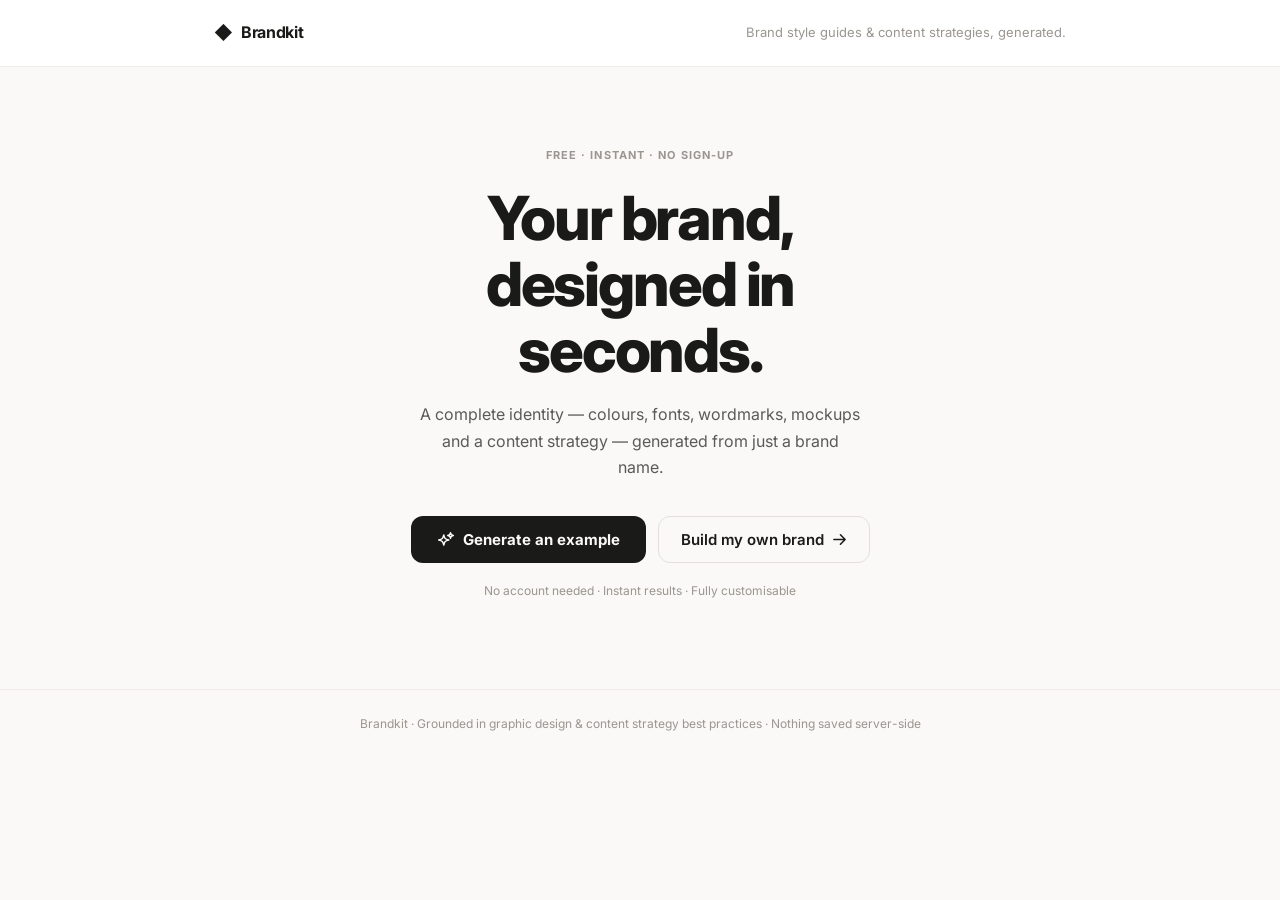
<file: index.html>
<!DOCTYPE html>
<html lang="en">
<head>
  <meta charset="UTF-8">
  <meta name="viewport" content="width=device-width, initial-scale=1.0">
  <title>Brandkit — Brand Style Guide Generator</title>
  <link rel="stylesheet" href="style.css">
  <link rel="preconnect" href="https://fonts.googleapis.com">
  <link rel="preconnect" href="https://fonts.gstatic.com" crossorigin>
  <link href="https://fonts.googleapis.com/css2?family=Inter:wght@400;500;600;700&display=swap" rel="stylesheet">
</head>
<body>
  <div class="app">

    <!-- ─── Header ─────────────────────────────────────────── -->
    <header class="site-header">
      <div class="container">
        <div class="logo">
          <span class="logo-mark" aria-hidden="true">◆</span>
          <span class="logo-text">Brandkit</span>
        </div>
        <p class="header-sub">Brand style guides &amp; content strategies, generated.</p>
      </div>
    </header>

    <!-- ─── Input Section ─────────────────────────────────── -->
    <section class="input-section" id="input-section">
      <div class="container">

        <!-- ── Hero panel (default) ──────────────────────── -->
        <div class="hero-panel" id="hero-panel">
          <p class="hero-kicker">Free · instant · no sign-up</p>
          <h1 class="hero-title">Your brand,<br>designed in seconds.</h1>
          <p class="hero-body">A complete identity — colours, fonts, wordmarks, mockups and a content strategy — generated from just a brand name.</p>
          <div class="hero-actions">
            <button type="button" class="btn btn--hero-primary" id="randomize-btn">
              <svg viewBox="0 0 24 24" fill="none" stroke="currentColor" stroke-width="2" aria-hidden="true" style="width:18px;height:18px;flex-shrink:0;"><path stroke-linecap="round" stroke-linejoin="round" d="M9.813 15.904L9 18.75l-.813-2.846a4.5 4.5 0 00-3.09-3.09L2.25 12l2.846-.813a4.5 4.5 0 003.09-3.09L9 5.25l.813 2.846a4.5 4.5 0 003.09 3.09L15.75 12l-2.846.813a4.5 4.5 0 00-3.09 3.09zM18.259 8.715L18 9.75l-.259-1.035a3.375 3.375 0 00-2.455-2.456L14.25 6l1.036-.259a3.375 3.375 0 002.455-2.456L18 2.25l.259 1.035a3.375 3.375 0 002.456 2.456L21.75 6l-1.035.259a3.375 3.375 0 00-2.456 2.456z"/></svg>
              Generate an example
            </button>
            <button type="button" class="btn btn--hero-ghost" onclick="showBrandForm()">
              Build my own brand
              <svg viewBox="0 0 24 24" fill="none" stroke="currentColor" stroke-width="2.5" aria-hidden="true" style="width:15px;height:15px;flex-shrink:0;"><path stroke-linecap="round" stroke-linejoin="round" d="M13.5 4.5L21 12m0 0l-7.5 7.5M21 12H3"/></svg>
            </button>
          </div>
          <p class="hero-note">No account needed &middot; Instant results &middot; Fully customisable</p>
        </div>

        <!-- ── Form panel (shown after "Build my own") ───── -->
        <div class="form-panel" id="form-panel" hidden>

          <!-- Core: name + industry + generate -->
          <div class="form-core">
            <button type="button" class="form-back-btn" onclick="hideBrandForm()">
              <svg viewBox="0 0 24 24" fill="none" stroke="currentColor" stroke-width="2.5" aria-hidden="true" style="width:13px;height:13px;"><path stroke-linecap="round" stroke-linejoin="round" d="M10.5 19.5L3 12m0 0l7.5-7.5M3 12h18"/></svg>
              Back
            </button>
            <h2 class="form-heading">Your brand</h2>
            <div class="form-row-2">
              <div class="form-group">
                <label for="brand-name">Brand name <span class="req">*</span></label>
                <input type="text" id="brand-name" name="brand-name" placeholder="e.g., Verdant Kitchen" autocomplete="off">
              </div>
              <div class="form-group">
                <label for="industry">Industry</label>
                <select id="industry" name="industry">
                  <option value="">Select industry…</option>
                  <option value="technology">Technology &amp; Software</option>
                  <option value="food-beverage">Food &amp; Beverage</option>
                  <option value="health-wellness">Health &amp; Wellness</option>
                  <option value="fashion-beauty">Fashion &amp; Beauty</option>
                  <option value="finance">Finance &amp; Fintech</option>
                  <option value="education">Education</option>
                  <option value="arts-entertainment">Arts &amp; Entertainment</option>
                  <option value="real-estate">Real Estate</option>
                  <option value="travel-hospitality">Travel &amp; Hospitality</option>
                  <option value="nonprofit">Non-profit &amp; Social Impact</option>
                  <option value="retail">Retail &amp; E-commerce</option>
                  <option value="professional-services">Professional Services</option>
                </select>
              </div>
            </div>
            <div class="form-core-actions">
              <button type="button" class="btn btn--primary" id="generate-btn">
                Generate Brand Kit
                <svg viewBox="0 0 24 24" fill="none" stroke="currentColor" stroke-width="2.5" aria-hidden="true"><path stroke-linecap="round" stroke-linejoin="round" d="M13.5 4.5L21 12m0 0l-7.5 7.5M21 12H3"/></svg>
              </button>
              <button type="button" class="btn btn--ghost" id="demo-btn">Show me an example instead</button>
            </div>
          </div>

          <!-- Details: optional extra context -->
          <details class="form-details">
            <summary class="form-details-summary">
              Add more detail <span class="form-optional-tag">optional</span>
            </summary>
            <div class="form-details-body">

              <!-- Photo Upload -->
              <div class="photo-upload-wrap">
                <div class="drop-zone" id="drop-zone" role="button" tabindex="0" aria-label="Upload brand photos">
                  <div class="drop-zone-idle" id="drop-idle">
                    <svg class="upload-icon" viewBox="0 0 24 24" fill="none" stroke="currentColor" stroke-width="1.5" aria-hidden="true">
                      <path stroke-linecap="round" stroke-linejoin="round" d="M3 16.5v2.25A2.25 2.25 0 005.25 21h13.5A2.25 2.25 0 0021 18.75V16.5m-13.5-9L12 3m0 0l4.5 4.5M12 3v13.5"/>
                    </svg>
                    <p class="drop-label">Drop photos here or <button type="button" class="link-btn" id="photo-browse-btn">browse</button></p>
                    <p class="drop-hint">1–3 photos · JPEG, PNG, WebP · Colour &amp; mood extracted from these first</p>
                  </div>
                  <div class="photo-previews" id="photo-previews" hidden></div>
                </div>
                <input type="file" id="photo-input" accept="image/jpeg,image/png,image/webp" multiple hidden>
              </div>

              <!-- Extended brand fields -->
              <form id="brand-form" class="brand-form" novalidate>
                <div class="form-grid">
                  <div class="form-group form-group--full">
                    <label for="description">One-sentence description</label>
                    <input type="text" id="description" name="description" placeholder="e.g., A plant-based restaurant celebrating seasonal, local ingredients">
                  </div>
                  <div class="form-group form-group--full">
                    <label for="what-does">What does the business do?</label>
                    <textarea id="what-does" name="what-does" rows="2" placeholder="Describe what you make, serve, or deliver…"></textarea>
                  </div>
                  <div class="form-group">
                    <label for="audience">Target audience</label>
                    <input type="text" id="audience" name="audience" placeholder="e.g., Health-conscious urban professionals, 25–45">
                  </div>
                  <div class="form-group">
                    <label for="tone">Tone adjectives <span class="field-note">(comma-separated)</span></label>
                    <input type="text" id="tone" name="tone" placeholder="e.g., warm, honest, approachable, fresh">
                  </div>
                  <div class="form-group form-group--full">
                    <label for="avoid">Anything to avoid</label>
                    <input type="text" id="avoid" name="avoid" placeholder="e.g., clinical language, corporate jargon">
                  </div>
                </div>
              </form>

              <!-- Brand Personality -->
              <div class="personality-section">
                <div class="personality-head">
                  <div class="personality-title">Brand personality <span class="field-note optional-label">optional</span></div>
                  <p class="personality-sub">Pick an archetype and tune the voice sliders — or leave blank to let the generator decide.</p>
                </div>
                <div class="archetype-grid">
                  <button type="button" class="archetype-card" data-archetype="sincerity">
                    <span class="arch-emoji">🌿</span>
                    <span class="arch-label">Sincere</span>
                    <span class="arch-desc">Honest · Warm · Wholesome</span>
                  </button>
                  <button type="button" class="archetype-card" data-archetype="excitement">
                    <span class="arch-emoji">⚡</span>
                    <span class="arch-label">Exciting</span>
                    <span class="arch-desc">Daring · Spirited · Bold</span>
                  </button>
                  <button type="button" class="archetype-card" data-archetype="competence">
                    <span class="arch-emoji">🎯</span>
                    <span class="arch-label">Competent</span>
                    <span class="arch-desc">Reliable · Expert · Clear</span>
                  </button>
                  <button type="button" class="archetype-card" data-archetype="sophistication">
                    <span class="arch-emoji">✦</span>
                    <span class="arch-label">Sophisticated</span>
                    <span class="arch-desc">Elegant · Refined · Chic</span>
                  </button>
                  <button type="button" class="archetype-card" data-archetype="ruggedness">
                    <span class="arch-emoji">🏔</span>
                    <span class="arch-label">Rugged</span>
                    <span class="arch-desc">Tough · Grounded · Direct</span>
                  </button>
                </div>
                <div class="tone-sliders">
                  <div class="tone-slider-row">
                    <div class="tone-slider-labels">
                      <span>Formal</span>
                      <span class="tone-slider-value" id="slider-formality-label">Balanced</span>
                      <span>Casual</span>
                    </div>
                    <input type="range" id="slider-formality" class="tone-range" min="0" max="100" value="50" step="1">
                  </div>
                  <div class="tone-slider-row">
                    <div class="tone-slider-labels">
                      <span>Measured</span>
                      <span class="tone-slider-value" id="slider-enthusiasm-label">Balanced</span>
                      <span>Enthusiastic</span>
                    </div>
                    <input type="range" id="slider-enthusiasm" class="tone-range" min="0" max="100" value="50" step="1">
                  </div>
                </div>
              </div>

            </div><!-- /form-details-body -->
          </details>

        </div><!-- /form-panel -->

      </div>
    </section>

    <!-- ─── Output Section ────────────────────────────────── -->
    <section class="output-section" id="output-section" hidden aria-live="polite">

      <!-- Loading State -->
      <div class="loading-state" id="loading-state" hidden>
        <div class="loading-inner">
          <div class="loading-spinner" aria-hidden="true"></div>
          <p class="loading-label" id="loading-label">Extracting colors…</p>
        </div>
      </div>

      <!-- Results -->
      <div class="results" id="results" hidden>

        <!-- Brand identity bar -->
        <div class="results-header">
          <div class="container">
            <div class="results-header-inner">
              <div>
                <h2 class="results-brand-name" id="results-brand-name"></h2>
                <p class="results-summary" id="results-summary"></p>
              </div>
              <div class="results-header-actions">
                <button type="button" class="btn btn--ghost btn--sm" id="reset-btn">
                  <svg viewBox="0 0 24 24" fill="none" stroke="currentColor" stroke-width="2" aria-hidden="true"><path stroke-linecap="round" stroke-linejoin="round" d="M9 15L3 9m0 0l6-6M3 9h12a6 6 0 010 12h-3"/></svg>
                  Start over
                </button>
                <button type="button" class="btn btn--primary btn--sm" id="download-btn">
                  <svg viewBox="0 0 24 24" fill="none" stroke="currentColor" stroke-width="2" aria-hidden="true"><path stroke-linecap="round" stroke-linejoin="round" d="M3 16.5v2.25A2.25 2.25 0 005.25 21h13.5A2.25 2.25 0 0021 18.75V16.5M16.5 12L12 16.5m0 0L7.5 12m4.5 4.5V3"/></svg>
                  Download PDF
                </button>
              </div>
            </div>
          </div>
        </div>

        <!-- Tab Bar -->
        <div class="tab-bar-wrap">
          <div class="container">
            <nav class="tab-bar" id="tab-bar" role="tablist" aria-label="Brand kit sections">
              <button class="tab-btn active" data-tab="palette" role="tab" aria-selected="true" aria-controls="panel-palette">
                <span class="tab-num">01</span><span class="tab-label">Colors</span>
              </button>
              <button class="tab-btn" data-tab="typography" role="tab" aria-selected="false" aria-controls="panel-typography">
                <span class="tab-num">02</span><span class="tab-label">Type</span>
              </button>
              <button class="tab-btn" data-tab="voice" role="tab" aria-selected="false" aria-controls="panel-voice">
                <span class="tab-num">03</span><span class="tab-label">Voice</span>
              </button>
              <button class="tab-btn" data-tab="tagline" role="tab" aria-selected="false" aria-controls="panel-tagline">
                <span class="tab-num">04</span><span class="tab-label">Tagline</span>
              </button>
              <button class="tab-btn" data-tab="mockup" role="tab" aria-selected="false" aria-controls="panel-mockup">
                <span class="tab-num">05</span><span class="tab-label">Mockup</span>
              </button>
              <button class="tab-btn" data-tab="strategy" role="tab" aria-selected="false" aria-controls="panel-strategy">
                <span class="tab-num">06</span><span class="tab-label">Strategy</span>
              </button>
              <button class="tab-btn" data-tab="wordmark" role="tab" aria-selected="false" aria-controls="panel-wordmark">
                <span class="tab-num">07</span><span class="tab-label">Wordmark</span>
              </button>
              <button class="tab-btn" data-tab="ctas" role="tab" aria-selected="false" aria-controls="panel-ctas">
                <span class="tab-num">08</span><span class="tab-label">CTAs</span>
              </button>
            </nav>
          </div>
        </div>

        <!-- Tab Panels -->
        <div class="tab-panels">
          <div class="container">

            <!-- 01 Colors -->
            <div class="tab-panel" id="panel-palette" role="tabpanel">
              <article class="kit-section">
                <div class="kit-section-head">
                  <div class="kit-section-title"><span class="section-num">01</span><h3>Color Palette</h3></div>
                  <button type="button" class="edit-btn" data-target="palette-edit" aria-expanded="false">
                    <svg viewBox="0 0 24 24" fill="none" stroke="currentColor" stroke-width="2" aria-hidden="true"><path stroke-linecap="round" stroke-linejoin="round" d="M16.862 4.487l1.687-1.688a1.875 1.875 0 112.652 2.652L6.832 19.82a4.5 4.5 0 01-1.897 1.13l-2.685.8.8-2.685a4.5 4.5 0 011.13-1.897L16.863 4.487zm0 0L19.5 7.125"/></svg>Edit
                  </button>
                </div>
                <div class="section-content" id="palette-content"></div>
                <div class="edit-panel" id="palette-edit" hidden>
                  <label class="edit-label">Regeneration guidance</label>
                  <input type="text" class="edit-input" id="palette-guidance" placeholder="e.g., warmer tones, add coral, cooler and more muted, earthy greens">
                  <div class="edit-actions">
                    <button type="button" class="btn btn--primary btn--sm" onclick="regenSection('palette')">Regenerate palette</button>
                    <button type="button" class="btn btn--ghost btn--sm" onclick="closeEdit('palette-edit')">Cancel</button>
                  </div>
                </div>
              </article>
            </div>

            <!-- 02 Type -->
            <div class="tab-panel" id="panel-typography" role="tabpanel" hidden>
              <article class="kit-section">
                <div class="kit-section-head">
                  <div class="kit-section-title"><span class="section-num">02</span><h3>Typography</h3></div>
                  <button type="button" class="edit-btn" data-target="typography-edit" aria-expanded="false">
                    <svg viewBox="0 0 24 24" fill="none" stroke="currentColor" stroke-width="2" aria-hidden="true"><path stroke-linecap="round" stroke-linejoin="round" d="M16.862 4.487l1.687-1.688a1.875 1.875 0 112.652 2.652L6.832 19.82a4.5 4.5 0 01-1.897 1.13l-2.685.8.8-2.685a4.5 4.5 0 011.13-1.897L16.863 4.487zm0 0L19.5 7.125"/></svg>Edit
                  </button>
                </div>
                <div class="section-content" id="typography-content"></div>
                <div class="edit-panel" id="typography-edit" hidden>
                  <label class="edit-label">Regeneration guidance</label>
                  <input type="text" class="edit-input" id="typography-guidance" placeholder="e.g., more elegant serif, bolder and geometric, friendly and rounded">
                  <div class="edit-actions">
                    <button type="button" class="btn btn--primary btn--sm" onclick="regenSection('typography')">Regenerate fonts</button>
                    <button type="button" class="btn btn--ghost btn--sm" onclick="closeEdit('typography-edit')">Cancel</button>
                  </div>
                </div>
              </article>
            </div>

            <!-- 03 Voice -->
            <div class="tab-panel" id="panel-voice" role="tabpanel" hidden>
              <article class="kit-section">
                <div class="kit-section-head">
                  <div class="kit-section-title"><span class="section-num">03</span><h3>Brand Voice</h3></div>
                  <button type="button" class="edit-btn" data-target="voice-edit" aria-expanded="false">
                    <svg viewBox="0 0 24 24" fill="none" stroke="currentColor" stroke-width="2" aria-hidden="true"><path stroke-linecap="round" stroke-linejoin="round" d="M16.862 4.487l1.687-1.688a1.875 1.875 0 112.652 2.652L6.832 19.82a4.5 4.5 0 01-1.897 1.13l-2.685.8.8-2.685a4.5 4.5 0 011.13-1.897L16.863 4.487zm0 0L19.5 7.125"/></svg>Edit
                  </button>
                </div>
                <div class="section-content" id="voice-content"></div>
                <div class="edit-panel" id="voice-edit" hidden>
                  <label class="edit-label">Regeneration guidance</label>
                  <input type="text" class="edit-input" id="voice-guidance" placeholder="e.g., more conversational, more authoritative, add playfulness, less formal">
                  <div class="edit-actions">
                    <button type="button" class="btn btn--primary btn--sm" onclick="regenSection('voice')">Regenerate voice</button>
                    <button type="button" class="btn btn--ghost btn--sm" onclick="closeEdit('voice-edit')">Cancel</button>
                  </div>
                </div>
              </article>
            </div>

            <!-- 04 Tagline -->
            <div class="tab-panel" id="panel-tagline" role="tabpanel" hidden>
              <article class="kit-section">
                <div class="kit-section-head">
                  <div class="kit-section-title"><span class="section-num">04</span><h3>Tagline</h3></div>
                  <button type="button" class="edit-btn" data-target="tagline-edit" aria-expanded="false">
                    <svg viewBox="0 0 24 24" fill="none" stroke="currentColor" stroke-width="2" aria-hidden="true"><path stroke-linecap="round" stroke-linejoin="round" d="M16.862 4.487l1.687-1.688a1.875 1.875 0 112.652 2.652L6.832 19.82a4.5 4.5 0 01-1.897 1.13l-2.685.8.8-2.685a4.5 4.5 0 011.13-1.897L16.863 4.487zm0 0L19.5 7.125"/></svg>Edit
                  </button>
                </div>
                <div class="section-content" id="tagline-content"></div>
                <div class="edit-panel" id="tagline-edit" hidden>
                  <label class="edit-label">Regeneration guidance</label>
                  <input type="text" class="edit-input" id="tagline-guidance" placeholder="e.g., shorter and punchier, more aspirational, clever wordplay, direct and benefit-focused">
                  <div class="edit-actions">
                    <button type="button" class="btn btn--primary btn--sm" onclick="regenSection('tagline')">Regenerate taglines</button>
                    <button type="button" class="btn btn--ghost btn--sm" onclick="closeEdit('tagline-edit')">Cancel</button>
                  </div>
                </div>
              </article>
            </div>

            <!-- 05 Mockup -->
            <div class="tab-panel" id="panel-mockup" role="tabpanel" hidden>
              <article class="kit-section kit-section--mockup">
                <div class="kit-section-head">
                  <div class="kit-section-title"><span class="section-num">05</span><h3>Visual Mockups</h3></div>
                  <div class="mockup-head-actions">
                    <button type="button" class="btn btn--sm" onclick="regenSection('mockup')" title="Pick new layout variants for all cells">
                      <svg viewBox="0 0 16 16" fill="none" stroke="currentColor" stroke-width="1.6" aria-hidden="true" style="width:12px;height:12px;vertical-align:-1px;margin-right:4px;"><path stroke-linecap="round" stroke-linejoin="round" d="M2.5 8a5.5 5.5 0 018.5-4.58M13.5 8a5.5 5.5 0 01-8.5 4.58M12 3.5l1.5 2-2 .5M4 12.5l-1.5-2 2-.5"/></svg>Refresh layouts
                    </button>
                  </div>
                </div>
                <div class="platform-tabs" id="platform-tabs">
                  <button class="platform-tab-btn active" data-platform="instagram" onclick="switchMockupPlatform('instagram')">Instagram</button>
                  <button class="platform-tab-btn" data-platform="youtube" onclick="switchMockupPlatform('youtube')">YouTube</button>
                  <button class="platform-tab-btn" data-platform="tiktok" onclick="switchMockupPlatform('tiktok')">TikTok</button>
                  <button class="platform-tab-btn" data-platform="website" onclick="switchMockupPlatform('website')">Website</button>
                  <button class="platform-tab-btn" data-platform="print" onclick="switchMockupPlatform('print')">Print &amp; Email</button>
                </div>
                <div class="section-content section-content--flush" id="mockup-content"></div>
              </article>
            </div>

            <!-- 06 Strategy -->
            <div class="tab-panel" id="panel-strategy" role="tabpanel" hidden>
              <article class="kit-section">
                <div class="kit-section-head">
                  <div class="kit-section-title"><span class="section-num">06</span><h3>Content Strategy</h3></div>
                  <button type="button" class="edit-btn" data-target="strategy-edit" aria-expanded="false">
                    <svg viewBox="0 0 24 24" fill="none" stroke="currentColor" stroke-width="2" aria-hidden="true"><path stroke-linecap="round" stroke-linejoin="round" d="M16.862 4.487l1.687-1.688a1.875 1.875 0 112.652 2.652L6.832 19.82a4.5 4.5 0 01-1.897 1.13l-2.685.8.8-2.685a4.5 4.5 0 011.13-1.897L16.863 4.487zm0 0L19.5 7.125"/></svg>Edit
                  </button>
                </div>
                <div class="section-content" id="strategy-content"></div>
                <div class="edit-panel refine-panel" id="strategy-edit" hidden>
                  <!-- Step 1: choose target area -->
                  <div id="refine-step-1">
                    <div class="edit-label">What would you like to refine?</div>
                    <div class="refine-areas">
                      <button class="refine-area-btn" onclick="selectRefineArea('channels')">
                        <span class="refine-area-icon">
                          <svg viewBox="0 0 16 16" fill="none" stroke="currentColor" stroke-width="1.5"><circle cx="4" cy="8" r="2"/><circle cx="12" cy="4" r="2"/><circle cx="12" cy="12" r="2"/><path stroke-linecap="round" d="M6 7.2l4-2.4M6 8.8l4 2.4"/></svg>
                        </span>
                        Channel mix
                      </button>
                      <button class="refine-area-btn" onclick="selectRefineArea('pillars')">
                        <span class="refine-area-icon">
                          <svg viewBox="0 0 16 16" fill="none" stroke="currentColor" stroke-width="1.5"><rect x="2" y="10" width="3" height="4" rx="0.5"/><rect x="6.5" y="6" width="3" height="8" rx="0.5"/><rect x="11" y="2" width="3" height="12" rx="0.5"/></svg>
                        </span>
                        Content pillars
                      </button>
                      <button class="refine-area-btn" onclick="selectRefineArea('cadence')">
                        <span class="refine-area-icon">
                          <svg viewBox="0 0 16 16" fill="none" stroke="currentColor" stroke-width="1.5"><rect x="2" y="3" width="12" height="11" rx="1.5"/><path stroke-linecap="round" d="M5 2v2M11 2v2M2 7h12"/></svg>
                        </span>
                        Posting cadence
                      </button>
                      <button class="refine-area-btn" onclick="selectRefineArea('formats')">
                        <span class="refine-area-icon">
                          <svg viewBox="0 0 16 16" fill="none" stroke="currentColor" stroke-width="1.5"><rect x="2" y="2" width="7" height="7" rx="1"/><rect x="7" y="7" width="7" height="7" rx="1"/><path stroke-linecap="round" d="M2 11h4M9 5h4"/></svg>
                        </span>
                        Content formats
                      </button>
                      <button class="refine-area-btn" onclick="selectRefineArea('audience')">
                        <span class="refine-area-icon">
                          <svg viewBox="0 0 16 16" fill="none" stroke="currentColor" stroke-width="1.5"><circle cx="6" cy="5" r="2.5"/><path stroke-linecap="round" stroke-linejoin="round" d="M1 14c0-2.76 2.24-5 5-5s5 2.24 5 5"/><circle cx="12" cy="6" r="2"/><path stroke-linecap="round" d="M14 14c0-1.66-1.34-3-3-3"/></svg>
                        </span>
                        Audience focus
                      </button>
                    </div>
                  </div>
                  <!-- Step 2: choose option within area -->
                  <div id="refine-step-2" hidden>
                    <button class="refine-back-btn" onclick="showRefineStep(1)">
                      <svg viewBox="0 0 16 16" fill="none" stroke="currentColor" stroke-width="1.6" style="width:12px;height:12px"><path stroke-linecap="round" stroke-linejoin="round" d="M10 3L5 8l5 5"/></svg>
                      Back
                    </button>
                    <div class="edit-label" id="refine-step-2-label"></div>
                    <div class="refine-options" id="refine-options"></div>
                    <div class="edit-actions" style="margin-top:16px;">
                      <button type="button" class="btn btn--primary btn--sm" onclick="applyStrategyRefinement()">Apply</button>
                      <button type="button" class="btn btn--ghost btn--sm" onclick="closeEdit('strategy-edit')">Cancel</button>
                    </div>
                  </div>
                </div>
              </article>
            </div>

            <!-- 07 Wordmark -->
            <div class="tab-panel" id="panel-wordmark" role="tabpanel" hidden>
              <article class="kit-section">
                <div class="kit-section-head">
                  <div class="kit-section-title"><span class="section-num">07</span><h3>Wordmark</h3></div>
                  <div class="mockup-head-actions">
                    <span class="section-badge">4 styles · SVG download</span>
                    <button type="button" class="btn btn--sm" onclick="regenSection('wordmark')" title="Pick new style variants for all wordmarks">
                      <svg viewBox="0 0 16 16" fill="none" stroke="currentColor" stroke-width="1.6" aria-hidden="true" style="width:12px;height:12px;vertical-align:-1px;margin-right:4px;"><path stroke-linecap="round" stroke-linejoin="round" d="M2.5 8a5.5 5.5 0 018.5-4.58M13.5 8a5.5 5.5 0 01-8.5 4.58M12 3.5l1.5 2-2 .5M4 12.5l-1.5-2 2-.5"/></svg>Refresh styles
                    </button>
                  </div>
                </div>
                <div class="section-content" id="wordmark-content"></div>
              </article>
            </div>

            <!-- 08 CTAs -->
            <div class="tab-panel" id="panel-ctas" role="tabpanel" hidden>
              <article class="kit-section">
                <div class="kit-section-head">
                  <div class="kit-section-title"><span class="section-num">08</span><h3>Calls to Action</h3></div>
                  <span class="section-badge">16 components</span>
                </div>
                <div class="section-content" id="ctas-content"></div>
              </article>
            </div>

          </div><!-- /container -->
        </div><!-- /tab-panels -->

        <!-- Prev / Next navigation -->
        <div class="panel-nav">
          <div class="container">
            <div class="panel-nav-inner">
              <button type="button" class="btn btn--ghost btn--sm" id="prev-tab-btn" disabled>
                <svg viewBox="0 0 24 24" fill="none" stroke="currentColor" stroke-width="2" aria-hidden="true"><path stroke-linecap="round" stroke-linejoin="round" d="M10.5 19.5L3 12m0 0l7.5-7.5M3 12h18"/></svg>
                Previous
              </button>
              <span class="panel-nav-count" id="panel-nav-count">1 / 8</span>
              <button type="button" class="btn btn--ghost btn--sm" id="next-tab-btn">
                Next
                <svg viewBox="0 0 24 24" fill="none" stroke="currentColor" stroke-width="2" aria-hidden="true"><path stroke-linecap="round" stroke-linejoin="round" d="M13.5 4.5L21 12m0 0l-7.5 7.5M21 12H3"/></svg>
              </button>
            </div>
          </div>
        </div>

      </div><!-- /results -->
    </section>

    <!-- ─── Footer ────────────────────────────────────────── -->
    <footer class="site-footer">
      <div class="container">
        <p>Brandkit · Grounded in graphic design &amp; content strategy best practices · Nothing saved server-side</p>
      </div>
    </footer>

  </div><!-- /app -->

  <!-- ─── Code Snippet Modal ─────────────────────────────── -->
  <div class="code-modal" id="code-modal" hidden role="dialog" aria-modal="true" aria-labelledby="code-modal-title">
    <div class="code-modal-backdrop" onclick="closeCodeModal()"></div>
    <div class="code-modal-panel">
      <div class="code-modal-header">
        <div class="code-modal-titles">
          <span class="code-modal-title" id="code-modal-title">Code Snippet</span>
          <span class="code-modal-sub" id="code-modal-sub"></span>
        </div>
        <div class="code-modal-header-actions">
          <button id="code-copy-btn" class="btn btn--sm" onclick="copyCodeSnippet()">Copy code</button>
          <button class="btn btn--primary btn--sm" onclick="downloadCodeSnippet()">Download .html</button>
          <button class="code-modal-close" onclick="closeCodeModal()" aria-label="Close modal">
            <svg viewBox="0 0 16 16" fill="none" stroke="currentColor" stroke-width="2" aria-hidden="true"><path stroke-linecap="round" stroke-linejoin="round" d="M3 3l10 10M13 3L3 13"/></svg>
          </button>
        </div>
      </div>
      <pre class="code-modal-pre"><code id="code-modal-code"></code></pre>
    </div>
  </div>

  <script src="app.js"></script>
</body>
</html>
</file>
<file: style.css>
/* ═══════════════════════════════════════════════════════════
   BRANDKIT — style.css
   ═══════════════════════════════════════════════════════════ */

/* ── Reset & Base ──────────────────────────────────────────── */
*, *::before, *::after { box-sizing: border-box; margin: 0; padding: 0; }

:root {
  --bg:           #FAF9F7;
  --surface:      #FFFFFF;
  --border:       #E4E0D9;
  --border-light: #F0EDE8;
  --text-primary: #1A1A18;
  --text-secondary:#5C5A56;
  --text-muted:   #9A9690;
  --accent:       #1A1A18;
  --accent-hover: #3D3D3A;
  --radius:       12px;
  --radius-sm:    8px;
  --shadow:       0 2px 16px rgba(0,0,0,0.06);
  --shadow-md:    0 4px 24px rgba(0,0,0,0.09);
  --font-ui:      'Inter', system-ui, -apple-system, sans-serif;
  --transition:   160ms ease;
}

html { scroll-behavior: smooth; }

body {
  font-family: var(--font-ui);
  background: var(--bg);
  color: var(--text-primary);
  font-size: 15px;
  line-height: 1.6;
  -webkit-font-smoothing: antialiased;
}

.container {
  max-width: 900px;
  margin: 0 auto;
  padding: 0 24px;
}

/* ── Typography ────────────────────────────────────────────── */
h1 { font-size: clamp(1.6rem, 4vw, 2.2rem); font-weight: 700; line-height: 1.2; letter-spacing: -0.02em; }
h2 { font-size: clamp(1.3rem, 3vw, 1.75rem); font-weight: 700; letter-spacing: -0.015em; }
h3 { font-size: 1.05rem; font-weight: 600; }
p  { color: var(--text-secondary); }

/* ── Buttons ───────────────────────────────────────────────── */
.btn {
  display: inline-flex;
  align-items: center;
  gap: 8px;
  padding: 11px 20px;
  border: 1.5px solid transparent;
  border-radius: var(--radius-sm);
  font-family: var(--font-ui);
  font-size: 14px;
  font-weight: 600;
  cursor: pointer;
  text-decoration: none;
  transition: background var(--transition), border-color var(--transition), color var(--transition), transform var(--transition), box-shadow var(--transition);
  white-space: nowrap;
}
.btn svg { width: 16px; height: 16px; flex-shrink: 0; }
.btn:active { transform: scale(0.97); }

.btn--primary {
  background: var(--accent);
  color: #fff;
  border-color: var(--accent);
}
.btn--primary:hover { background: var(--accent-hover); border-color: var(--accent-hover); }

.btn--ghost {
  background: transparent;
  color: var(--text-primary);
  border-color: var(--border);
}
.btn--ghost:hover { background: var(--border-light); }

.btn--demo {
  background: transparent;
  color: var(--text-secondary);
  border-color: var(--border);
}
.btn--demo:hover { background: var(--border-light); color: var(--text-primary); }

.btn--sm  { padding: 7px 14px; font-size: 13px; }
.btn--xs  { padding: 5px 10px; font-size: 11px; font-weight: 700; letter-spacing: 0.02em; }
.btn--lg  { padding: 14px 28px; font-size: 15px; }

.link-btn {
  background: none; border: none; padding: 0;
  color: var(--text-primary);
  font-size: inherit;
  font-weight: 600;
  text-decoration: underline;
  text-underline-offset: 2px;
  cursor: pointer;
}
.link-btn:hover { opacity: 0.7; }

/* ── Site Header ───────────────────────────────────────────── */
.site-header {
  padding: 20px 0;
  border-bottom: 1px solid var(--border-light);
  background: var(--surface);
  position: sticky;
  top: 0;
  z-index: 100;
}
.site-header .container {
  display: flex;
  align-items: center;
  gap: 20px;
  justify-content: space-between;
}
.logo {
  display: flex;
  align-items: center;
  gap: 8px;
}
.logo-mark {
  font-size: 18px;
  color: var(--accent);
  line-height: 1;
}
.logo-text {
  font-size: 16px;
  font-weight: 700;
  letter-spacing: -0.02em;
  color: var(--text-primary);
}
.header-sub {
  font-size: 13px;
  color: var(--text-muted);
  margin: 0;
}
@media (max-width: 500px) { .header-sub { display: none; } }

/* ── Input Section ─────────────────────────────────────────── */
.input-section { padding: 0; }

/* Hero panel */
.hero-panel {
  max-width: 560px;
  margin: 0 auto;
  text-align: center;
  padding: 80px 16px 88px;
}
.hero-kicker {
  font-size: 11px;
  font-weight: 700;
  letter-spacing: 0.1em;
  text-transform: uppercase;
  color: var(--text-muted);
  margin-bottom: 22px;
}
.hero-title {
  font-size: clamp(2.2rem, 6vw, 3.8rem);
  font-weight: 800;
  line-height: 1.08;
  letter-spacing: -0.035em;
  color: var(--text-primary);
  margin-bottom: 18px;
}
.hero-body {
  font-size: 16px;
  color: var(--text-secondary);
  line-height: 1.65;
  max-width: 440px;
  margin: 0 auto 36px;
}
.hero-actions {
  display: flex;
  gap: 12px;
  justify-content: center;
  flex-wrap: wrap;
  margin-bottom: 18px;
}
.btn--hero-primary {
  font-family: var(--font-ui);
  font-size: 15px;
  font-weight: 700;
  padding: 14px 26px;
  border-radius: var(--radius);
  background: var(--text-primary);
  color: var(--bg);
  border: none;
  cursor: pointer;
  display: inline-flex;
  align-items: center;
  gap: 8px;
  transition: background var(--transition), transform 0.15s;
}
.btn--hero-primary:hover { background: #2a2a27; transform: translateY(-1px); }
.btn--hero-ghost {
  font-family: var(--font-ui);
  font-size: 15px;
  font-weight: 600;
  padding: 13px 22px;
  border-radius: var(--radius);
  background: transparent;
  color: var(--text-primary);
  border: 1.5px solid var(--border);
  cursor: pointer;
  display: inline-flex;
  align-items: center;
  gap: 8px;
  transition: border-color var(--transition), background var(--transition);
}
.btn--hero-ghost:hover { border-color: var(--text-primary); background: var(--surface); }
.hero-note {
  font-size: 12px;
  color: var(--text-muted);
}

/* Form panel */
.form-panel { padding: 48px 0 72px; }
.form-back-btn {
  display: inline-flex;
  align-items: center;
  gap: 5px;
  font-family: var(--font-ui);
  font-size: 13px;
  font-weight: 600;
  color: var(--text-muted);
  background: none;
  border: none;
  padding: 0;
  margin-bottom: 24px;
  cursor: pointer;
  transition: color var(--transition);
}
.form-back-btn:hover { color: var(--text-primary); }
.form-heading {
  font-size: 22px;
  font-weight: 700;
  letter-spacing: -0.02em;
  margin-bottom: 20px;
}
.form-core { max-width: 640px; }
.form-row-2 {
  display: grid;
  grid-template-columns: 1fr 1fr;
  gap: 16px;
  margin-bottom: 20px;
}
@media (max-width: 600px) { .form-row-2 { grid-template-columns: 1fr; } }
.form-core-actions {
  display: flex;
  align-items: center;
  gap: 12px;
  flex-wrap: wrap;
}

/* Details accordion */
.form-details {
  max-width: 640px;
  margin-top: 36px;
  border-top: 1px solid var(--border-light);
}
.form-details-summary {
  display: flex;
  align-items: center;
  gap: 10px;
  padding: 16px 0;
  font-size: 13px;
  font-weight: 600;
  color: var(--text-secondary);
  cursor: pointer;
  user-select: none;
  list-style: none;
}
.form-details-summary::-webkit-details-marker { display: none; }
.form-details-summary::after {
  content: '';
  width: 7px; height: 7px;
  border-right: 1.8px solid currentColor;
  border-bottom: 1.8px solid currentColor;
  transform: rotate(45deg) translateY(-2px);
  margin-left: auto;
  transition: transform 0.18s;
  flex-shrink: 0;
}
details[open] > .form-details-summary::after { transform: rotate(-135deg) translateY(2px); }
.form-optional-tag {
  font-size: 10px;
  font-weight: 700;
  letter-spacing: 0.08em;
  text-transform: uppercase;
  color: var(--text-muted);
  background: var(--border-light);
  padding: 2px 7px;
  border-radius: 4px;
}
.form-details-body { padding: 20px 0 40px; animation: _slideIn 0.15s ease; }
@keyframes _slideIn { from { opacity:0; transform:translateY(-6px); } to { opacity:1; transform:none; } }

/* Photo Upload */
.photo-upload-wrap { margin-bottom: 32px; }

.drop-zone {
  border: 2px dashed var(--border);
  border-radius: var(--radius);
  background: var(--surface);
  cursor: pointer;
  transition: border-color var(--transition), background var(--transition);
  overflow: hidden;
  min-height: 120px;
  display: flex;
  align-items: center;
  justify-content: center;
}
.drop-zone:hover, .drop-zone.dragging {
  border-color: var(--accent);
  background: #F5F4F1;
}
.drop-zone-idle {
  display: flex;
  flex-direction: column;
  align-items: center;
  gap: 8px;
  padding: 32px 24px;
  text-align: center;
}
.upload-icon { width: 32px; height: 32px; color: var(--text-muted); }
.drop-label { font-size: 14px; font-weight: 500; color: var(--text-primary); margin: 0; }
.drop-hint { font-size: 12px; color: var(--text-muted); margin: 0; }

.photo-previews {
  display: flex;
  gap: 12px;
  padding: 16px;
  flex-wrap: wrap;
  width: 100%;
}
.photo-thumb {
  position: relative;
  width: 100px;
  height: 80px;
  border-radius: 8px;
  overflow: hidden;
  box-shadow: var(--shadow);
}
.photo-thumb img { width: 100%; height: 100%; object-fit: cover; display: block; }
.photo-thumb-remove {
  position: absolute;
  top: 4px; right: 4px;
  background: rgba(0,0,0,0.55);
  color: #fff;
  border: none;
  border-radius: 50%;
  width: 20px; height: 20px;
  font-size: 12px;
  cursor: pointer;
  display: flex; align-items: center; justify-content: center;
  line-height: 1;
}
.photo-thumb-remove:hover { background: rgba(0,0,0,0.75); }
.photo-add-hint {
  display: flex;
  align-items: center;
  justify-content: center;
  width: 100px;
  height: 80px;
  border: 2px dashed var(--border);
  border-radius: 8px;
  cursor: pointer;
  color: var(--text-muted);
  font-size: 24px;
  transition: border-color var(--transition);
}
.photo-add-hint:hover { border-color: var(--accent); }

/* Brand Form */
.brand-form { margin-bottom: 28px; }

.form-grid {
  display: grid;
  grid-template-columns: 1fr 1fr;
  gap: 16px;
}
@media (max-width: 600px) {
  .form-grid { grid-template-columns: 1fr; }
}

.form-group { display: flex; flex-direction: column; gap: 6px; }
.form-group--full { grid-column: 1 / -1; }

label {
  font-size: 13px;
  font-weight: 600;
  color: var(--text-primary);
  display: flex;
  align-items: baseline;
  gap: 6px;
}
.req { color: var(--text-muted); font-weight: 400; }
.field-note { font-size: 12px; font-weight: 400; color: var(--text-muted); }

input[type="text"], select, textarea {
  font-family: var(--font-ui);
  font-size: 14px;
  color: var(--text-primary);
  background: var(--surface);
  border: 1.5px solid var(--border);
  border-radius: var(--radius-sm);
  padding: 10px 12px;
  width: 100%;
  transition: border-color var(--transition), box-shadow var(--transition);
  appearance: none;
  -webkit-appearance: none;
}
input[type="text"]:focus, select:focus, textarea:focus {
  outline: none;
  border-color: var(--accent);
  box-shadow: 0 0 0 3px rgba(26,26,24,0.08);
}
input::placeholder, textarea::placeholder { color: var(--text-muted); }
textarea { resize: vertical; line-height: 1.5; }
select { background-image: url("data:image/svg+xml,%3Csvg xmlns='http://www.w3.org/2000/svg' viewBox='0 0 24 24' fill='none' stroke='%239A9690' stroke-width='2'%3E%3Cpath stroke-linecap='round' stroke-linejoin='round' d='M19 9l-7 7-7-7'/%3E%3C/svg%3E"); background-repeat: no-repeat; background-position: right 10px center; background-size: 16px; padding-right: 36px; cursor: pointer; }

/* Action Bar */
.action-bar {
  display: flex;
  align-items: center;
  gap: 10px;
  flex-wrap: wrap;
}
.action-bar .btn--primary { margin-left: auto; }
@media (max-width: 600px) {
  .action-bar { flex-direction: column; align-items: stretch; }
  .action-bar .btn--primary { margin-left: 0; }
}

/* ── CTA Library ───────────────────────────────────────────── */
.cta-showcase {
  padding: 20px 20px 24px;
  border-bottom: 1px solid var(--border-light);
  background: var(--surface-raised);
}
.cta-showcase-label {
  font-size: 11px;
  font-weight: 700;
  letter-spacing: 0.07em;
  text-transform: uppercase;
  color: var(--text-muted);
  margin-bottom: 14px;
}
.cta-showcase-row {
  display: flex;
  flex-wrap: wrap;
  gap: 10px;
  align-items: center;
}
.cta-showcase-btn {
  font-family: inherit;
  font-size: 13px;
  font-weight: 700;
  padding: 9px 20px;
  border-radius: 5px;
  cursor: default;
  letter-spacing: 0.01em;
  white-space: nowrap;
}
.cta-groups { padding: 24px 20px 32px; }
.cta-group { margin-bottom: 32px; }
.cta-group:last-child { margin-bottom: 0; }
.cta-group-head {
  display: flex;
  align-items: baseline;
  gap: 10px;
  margin-bottom: 14px;
}
.cta-group-title {
  font-size: 13px;
  font-weight: 700;
  color: var(--text-primary);
}
.cta-group-desc {
  font-size: 12px;
  color: var(--text-muted);
}
.cta-grid {
  display: grid;
  grid-template-columns: repeat(4, 1fr);
  gap: 10px;
}
@media (max-width: 900px) { .cta-grid { grid-template-columns: 1fr 1fr; } }
@media (max-width: 500px)  { .cta-grid { grid-template-columns: 1fr; } }
.cta-card {
  background: var(--surface);
  border: 1px solid var(--border-light);
  border-radius: var(--radius-sm);
  padding: 14px 14px 12px;
  display: flex;
  flex-direction: column;
  gap: 10px;
}
.cta-card-preview {
  display: flex;
  align-items: center;
  min-height: 42px;
}
.cta-card-info { flex: 1; }
.cta-card-text {
  display: block;
  font-size: 13px;
  font-weight: 600;
  color: var(--text-primary);
  margin-bottom: 3px;
}
.cta-card-context {
  display: block;
  font-size: 11px;
  color: var(--text-muted);
  line-height: 1.4;
}
.cta-card-actions {
  display: flex;
  gap: 6px;
}

/* ── Output Section ────────────────────────────────────────── */
.output-section {
  border-top: 1px solid var(--border-light);
}

/* Loading */
.loading-state { display: flex; justify-content: center; padding: 96px 24px; }
.loading-inner { display: flex; flex-direction: column; align-items: center; gap: 16px; }
.loading-spinner {
  width: 36px; height: 36px;
  border: 3px solid var(--border);
  border-top-color: var(--accent);
  border-radius: 50%;
  animation: spin 0.8s linear infinite;
}
@keyframes spin { to { transform: rotate(360deg); } }
.loading-label { font-size: 14px; color: var(--text-muted); }

/* Results Header */
.results-header {
  background: var(--surface);
  border-bottom: 1px solid var(--border-light);
  padding: 20px 0;
}
.results-header-inner {
  display: flex;
  align-items: center;
  justify-content: space-between;
  gap: 16px;
  flex-wrap: wrap;
}
.results-header-actions { display: flex; gap: 8px; align-items: center; }
.results-brand-name { font-size: clamp(1.4rem, 3.5vw, 2rem); letter-spacing: -0.02em; }
.results-summary { font-size: 13px; margin-top: 3px; }

/* ── Tab Bar ────────────────────────────────────────────────── */
.tab-bar-wrap {
  position: sticky;
  top: 62px; /* site header height */
  z-index: 80;
  background: var(--surface);
  border-bottom: 1px solid var(--border);
  box-shadow: 0 2px 8px rgba(0,0,0,0.04);
}
.tab-bar {
  display: flex;
  align-items: stretch;
  gap: 0;
  overflow-x: auto;
  scrollbar-width: none;
  -ms-overflow-style: none;
}
.tab-bar::-webkit-scrollbar { display: none; }

.tab-btn {
  display: flex;
  flex-direction: column;
  align-items: center;
  justify-content: center;
  gap: 2px;
  padding: 14px 20px;
  background: none;
  border: none;
  border-bottom: 2.5px solid transparent;
  cursor: pointer;
  white-space: nowrap;
  font-family: var(--font-ui);
  color: var(--text-muted);
  transition: color var(--transition), border-color var(--transition), background var(--transition);
  flex-shrink: 0;
  position: relative;
}
.tab-btn:hover { color: var(--text-primary); background: var(--border-light); }
.tab-btn.active {
  color: var(--text-primary);
  border-bottom-color: var(--accent);
}
.tab-num {
  font-size: 9px;
  font-weight: 700;
  letter-spacing: 0.08em;
  text-transform: uppercase;
  line-height: 1;
}
.tab-label {
  font-size: 12px;
  font-weight: 600;
}
@media (max-width: 480px) {
  .tab-btn { padding: 12px 14px; }
  .tab-label { font-size: 11px; }
}

/* ── Tab Panels ─────────────────────────────────────────────── */
.tab-panels { padding: 32px 0 16px; min-height: 400px; }
.tab-panel { animation: panelIn 200ms ease; }
@keyframes panelIn {
  from { opacity: 0; transform: translateY(8px); }
  to   { opacity: 1; transform: translateY(0); }
}

/* ── Panel Nav ──────────────────────────────────────────────── */
.panel-nav {
  border-top: 1px solid var(--border-light);
  padding: 16px 0 48px;
}
.panel-nav-inner {
  display: flex;
  align-items: center;
  gap: 16px;
  justify-content: center;
}
.panel-nav-count {
  font-size: 12px;
  font-weight: 600;
  color: var(--text-muted);
  min-width: 36px;
  text-align: center;
}

/* Kit Sections */
.kit-section {
  background: var(--surface);
  border: 1px solid var(--border);
  border-radius: var(--radius);
  overflow: hidden;
  margin-bottom: 20px;
  box-shadow: var(--shadow);
}
.kit-section-head {
  display: flex;
  align-items: center;
  justify-content: space-between;
  padding: 20px 24px;
  border-bottom: 1px solid var(--border-light);
  background: #FDFCFA;
}
.kit-section-title {
  display: flex;
  align-items: center;
  gap: 12px;
}
.section-num {
  font-size: 11px;
  font-weight: 700;
  color: var(--text-muted);
  letter-spacing: 0.05em;
}
.kit-section-title h3 { color: var(--text-primary); }

.edit-btn {
  display: inline-flex;
  align-items: center;
  gap: 6px;
  padding: 6px 12px;
  background: transparent;
  border: 1px solid var(--border);
  border-radius: 6px;
  font-family: var(--font-ui);
  font-size: 12px;
  font-weight: 600;
  color: var(--text-secondary);
  cursor: pointer;
  transition: all var(--transition);
}
.edit-btn svg { width: 13px; height: 13px; }
.edit-btn:hover { background: var(--border-light); color: var(--text-primary); }
.edit-btn.active { background: var(--accent); color: #fff; border-color: var(--accent); }

.section-badge {
  font-size: 11px;
  color: var(--text-muted);
  background: var(--border-light);
  padding: 4px 10px;
  border-radius: 20px;
  font-weight: 500;
}

.section-content { padding: 24px; }

/* Edit Panel */
.edit-panel {
  border-top: 1px solid var(--border-light);
  padding: 20px 24px;
  background: #FAFAF8;
  animation: slideDown 180ms ease;
}
@keyframes slideDown {
  from { opacity: 0; transform: translateY(-6px); }
  to   { opacity: 1; transform: translateY(0); }
}
.edit-label { font-size: 12px; font-weight: 600; color: var(--text-secondary); display: block; margin-bottom: 12px; }
.edit-input { width: 100%; margin-bottom: 12px; }
.edit-actions { display: flex; gap: 8px; }

/* ── Strategy Refinement UI ────────────────────────────────── */
.refine-panel { min-height: 160px; }

.refine-areas {
  display: grid;
  grid-template-columns: repeat(auto-fill, minmax(140px, 1fr));
  gap: 8px;
}

.refine-area-btn {
  display: flex;
  align-items: center;
  gap: 8px;
  padding: 10px 14px;
  background: var(--surface);
  border: 1.5px solid var(--border-light);
  border-radius: 8px;
  font-size: 13px;
  font-weight: 600;
  color: var(--text-primary);
  cursor: pointer;
  text-align: left;
  transition: border-color var(--transition), background var(--transition), transform 80ms ease;
}
.refine-area-btn:hover {
  border-color: var(--accent);
  background: var(--bg);
  transform: translateY(-1px);
}
.refine-area-icon {
  display: flex;
  align-items: center;
  justify-content: center;
  width: 28px; height: 28px;
  border-radius: 6px;
  background: var(--border-light);
  flex-shrink: 0;
  color: var(--text-secondary);
}
.refine-area-icon svg { width: 14px; height: 14px; }

.refine-back-btn {
  display: inline-flex;
  align-items: center;
  gap: 4px;
  background: none;
  border: none;
  cursor: pointer;
  font-size: 12px;
  font-weight: 600;
  color: var(--text-muted);
  padding: 0;
  margin-bottom: 14px;
  transition: color var(--transition);
}
.refine-back-btn:hover { color: var(--text-primary); }

.refine-options {
  display: flex;
  flex-wrap: wrap;
  gap: 8px;
  margin-top: 4px;
}

.refine-option-btn {
  padding: 8px 16px;
  background: var(--surface);
  border: 1.5px solid var(--border-light);
  border-radius: 20px;
  font-size: 13px;
  font-weight: 500;
  color: var(--text-primary);
  cursor: pointer;
  transition: border-color var(--transition), background var(--transition);
}
.refine-option-btn:hover { border-color: var(--accent); }
.refine-option-btn.selected {
  border-color: var(--accent);
  background: var(--accent);
  color: #fff;
}

/* ── Palette Section ───────────────────────────────────────── */
/* Brand colours label */
.palette-brand-label {
  font-size: 10px; font-weight: 700; text-transform: uppercase;
  letter-spacing: 0.07em; color: var(--text-muted);
  margin-bottom: 10px; margin-top: 4px;
}
.palette-brand-label--util { margin-top: 20px; }

.palette-swatches {
  display: grid;
  gap: 12px;
}
.palette-swatches--brand { grid-template-columns: repeat(3, 1fr); }
.palette-swatches--util  { grid-template-columns: repeat(2, 1fr); }

/* Utility swatches are slightly shorter */
.palette-swatches--util .swatch-block { height: 56px; }

@media (max-width: 700px) {
  .palette-swatches--brand { grid-template-columns: repeat(3, 1fr); }
  .palette-swatches--util  { grid-template-columns: repeat(2, 1fr); }
}
@media (max-width: 400px) {
  .palette-swatches--brand { grid-template-columns: repeat(2, 1fr); }
  .palette-swatches--util  { grid-template-columns: repeat(2, 1fr); }
}

.swatch {
  display: flex;
  flex-direction: column;
  gap: 8px;
  cursor: default;
}
.swatch-block {
  height: 80px;
  border-radius: 8px;
  position: relative;
  overflow: hidden;
}
/* Color picker — invisible overlay, triggers native color picker on click */
.swatch-picker {
  position: absolute;
  inset: 0;
  opacity: 0;
  width: 100%;
  height: 100%;
  cursor: pointer;
  border: none;
  padding: 0;
}
.swatch-copy {
  position: absolute;
  bottom: 6px;
  right: 6px;
  background: rgba(0,0,0,0.35);
  border: none;
  cursor: pointer;
  display: flex;
  align-items: center;
  justify-content: center;
  opacity: 0;
  transition: opacity var(--transition);
  font-size: 10px;
  font-weight: 600;
  font-family: var(--font-ui);
  color: #fff;
  padding: 3px 7px;
  border-radius: 4px;
  pointer-events: none;
  z-index: 1;
}
.swatch-block:hover .swatch-copy { opacity: 1; pointer-events: auto; }
/* Tooltip hint on hover */
.swatch-block::after {
  content: '✎ adjust';
  position: absolute;
  top: 50%;
  left: 50%;
  transform: translate(-50%, -50%);
  font-size: 10px;
  font-weight: 700;
  font-family: var(--font-ui);
  color: rgba(255,255,255,0.9);
  opacity: 0;
  transition: opacity var(--transition);
  pointer-events: none;
  white-space: nowrap;
}
.swatch-block:hover::after { opacity: 1; }
.swatch-info {}
.swatch-hex { font-size: 13px; font-weight: 700; font-family: 'SF Mono', 'Fira Code', monospace; color: var(--text-primary); }
.swatch-role { font-size: 11px; font-weight: 600; color: var(--text-muted); text-transform: uppercase; letter-spacing: 0.05em; }
.swatch-usage { font-size: 11.5px; color: var(--text-muted); line-height: 1.4; margin-top: 4px; }

.palette-picker-hint { display: block; margin-top: 4px; color: var(--text-muted); font-style: italic; }

.palette-note {
  margin-top: 20px;
  padding: 14px 16px;
  background: var(--bg);
  border-radius: 8px;
  font-size: 12.5px;
  color: var(--text-secondary);
  line-height: 1.5;
  border: 1px solid var(--border-light);
}

/* ── Typography Section ────────────────────────────────────── */
.type-display {
  display: grid;
  grid-template-columns: 1fr 1fr;
  gap: 24px;
  margin-bottom: 24px;
}
@media (max-width: 600px) { .type-display { grid-template-columns: 1fr; } }

.type-card {
  padding: 20px;
  background: var(--bg);
  border-radius: 10px;
  border: 1px solid var(--border-light);
}
.type-card-label { font-size: 11px; font-weight: 700; text-transform: uppercase; letter-spacing: 0.08em; color: var(--text-muted); margin-bottom: 8px; }
.type-card-family { font-size: 15px; font-weight: 700; color: var(--text-primary); margin-bottom: 2px; }
.type-card-details { font-size: 12px; color: var(--text-muted); margin-bottom: 12px; }
.type-sample-heading { line-height: 1.2; color: var(--text-primary); }
.type-sample-body { line-height: 1.6; color: var(--text-secondary); }

.type-scale {
  border: 1px solid var(--border-light);
  border-radius: 10px;
  overflow: hidden;
}
.type-scale-row {
  display: flex;
  align-items: baseline;
  gap: 16px;
  padding: 12px 16px;
  border-bottom: 1px solid var(--border-light);
}
.type-scale-row:last-child { border-bottom: none; }
.type-scale-label { font-size: 10px; font-weight: 700; text-transform: uppercase; letter-spacing: 0.06em; color: var(--text-muted); width: 60px; flex-shrink: 0; }
.type-scale-size { font-size: 10px; color: var(--text-muted); width: 50px; }
.type-scale-sample { color: var(--text-primary); flex: 1; }
.type-pairing-desc { font-size: 13px; color: var(--text-secondary); margin-top: 16px; line-height: 1.5; }

/* ── Brand Voice Section ───────────────────────────────────── */
.voice-intro { font-size: 15px; color: var(--text-secondary); line-height: 1.7; margin-bottom: 24px; padding-bottom: 24px; border-bottom: 1px solid var(--border-light); }
.voice-traits { display: grid; grid-template-columns: 1fr 1fr; gap: 12px; margin-bottom: 24px; }
@media (max-width: 600px) { .voice-traits { grid-template-columns: 1fr; } }

.voice-trait {
  padding: 14px 16px;
  background: var(--bg);
  border-radius: 8px;
  border: 1px solid var(--border-light);
}
.voice-trait-name { font-size: 13px; font-weight: 700; color: var(--text-primary); margin-bottom: 6px; }

.voice-sample {
  background: var(--bg);
  border-left: 3px solid var(--border);
  padding: 14px 16px;
  border-radius: 0 8px 8px 0;
}
.voice-sample-label { font-size: 11px; font-weight: 700; text-transform: uppercase; letter-spacing: 0.05em; color: var(--text-muted); margin-bottom: 6px; }
.voice-sample-text { font-size: 14px; color: var(--text-secondary); font-style: italic; line-height: 1.6; margin: 0; }

/* ── Tagline Section ───────────────────────────────────────── */
.tagline-primary {
  font-size: clamp(1.4rem, 4vw, 2rem);
  font-weight: 700;
  color: var(--text-primary);
  line-height: 1.25;
  letter-spacing: -0.015em;
  margin-bottom: 8px;
}
.tagline-type-badge {
  display: inline-block;
  font-size: 11px;
  font-weight: 600;
  text-transform: uppercase;
  letter-spacing: 0.05em;
  color: var(--text-muted);
  background: var(--border-light);
  padding: 3px 8px;
  border-radius: 20px;
  margin-bottom: 24px;
}
.tagline-variants-label { font-size: 12px; font-weight: 700; text-transform: uppercase; letter-spacing: 0.05em; color: var(--text-muted); margin-bottom: 12px; }
.tagline-variants { display: flex; flex-direction: column; gap: 8px; }
.tagline-variant {
  display: flex;
  align-items: center;
  gap: 12px;
  padding: 12px 14px;
  background: var(--bg);
  border-radius: 8px;
  border: 1.5px solid transparent;
  cursor: pointer;
  transition: border-color var(--transition), background var(--transition);
}
.tagline-variant:hover { border-color: var(--border); }
@keyframes taglinePulse {
  0%   { box-shadow: 0 0 0 0 rgba(26,26,24,0.35); }
  60%  { box-shadow: 0 0 0 5px rgba(26,26,24,0); }
  100% { box-shadow: 0 0 0 0 rgba(26,26,24,0); }
}
.tagline-variant.selected {
  border-color: var(--accent);
  background: var(--surface);
  animation: taglinePulse 500ms ease;
}
.tagline-variant-text { flex: 1; font-size: 14px; color: var(--text-primary); font-weight: 500; }
.tagline-variant-type { font-size: 10px; font-weight: 600; text-transform: uppercase; letter-spacing: 0.05em; color: var(--text-muted); flex-shrink: 0; }
.tagline-select-btn {
  font-size: 11px;
  font-weight: 600;
  padding: 4px 10px;
  background: transparent;
  border: 1px solid var(--border);
  border-radius: 4px;
  cursor: pointer;
  color: var(--text-secondary);
  transition: all var(--transition);
  white-space: nowrap;
}
.tagline-select-btn:hover, .tagline-variant.selected .tagline-select-btn {
  background: var(--accent);
  color: #fff;
  border-color: var(--accent);
}

/* ── Visual Mockup Section ─────────────────────────────────── */
.kit-section--mockup { overflow: visible; }
.section-content--flush { padding: 0; }

/* Platform tab strip */
.platform-tabs {
  display: flex;
  gap: 2px;
  padding: 10px 16px 0;
  border-bottom: 1px solid var(--border-light);
  background: var(--surface-raised);
  overflow-x: auto;
  scrollbar-width: none;
}
.platform-tabs::-webkit-scrollbar { display: none; }
.platform-tab-btn {
  padding: 7px 14px;
  font-size: 12px;
  font-weight: 600;
  color: var(--text-muted);
  background: none;
  border: none;
  border-bottom: 2px solid transparent;
  cursor: pointer;
  white-space: nowrap;
  transition: color var(--transition), border-color var(--transition);
  margin-bottom: -1px;
}
.platform-tab-btn:hover { color: var(--text); }
.platform-tab-btn.active { color: var(--text); border-bottom-color: var(--text); }

/* Mockup grid — base */
.mockup-grid {
  display: grid;
  gap: 3px;
  background: var(--border-light);
  border-radius: 0 0 var(--radius) var(--radius);
  overflow: hidden;
}
.mockup-grid--3col { grid-template-columns: 1fr 1fr 1fr; }
.mockup-grid--2col { grid-template-columns: 1fr 1fr; }
.mockup-grid--1col { grid-template-columns: 1fr; }
.mockup-cell--wide { grid-column: 1 / -1; }

.mockup-cell { background: var(--surface); overflow: hidden; position: relative; }

/* Per-cell action overlay (regen + code) */
.mockup-cell-actions {
  position: absolute;
  top: 8px; right: 8px;
  display: flex;
  gap: 5px;
  opacity: 0;
  transition: opacity var(--transition);
  z-index: 2;
}
.mockup-cell:hover .mockup-cell-actions,
.mockup-cell:focus-within .mockup-cell-actions { opacity: 1; }

.mockup-action-btn {
  width: 30px; height: 30px;
  border-radius: 6px;
  border: none;
  background: rgba(0,0,0,0.55);
  backdrop-filter: blur(6px);
  color: #fff;
  cursor: pointer;
  display: flex; align-items: center; justify-content: center;
  transition: background var(--transition), transform var(--transition);
  flex-shrink: 0;
}
.mockup-action-btn:hover { background: rgba(0,0,0,0.8); transform: scale(1.08); }
.mockup-action-btn--code { background: rgba(26,26,24,0.72); }
.mockup-action-btn--edit { background: rgba(26,26,24,0.65); }
.mockup-action-btn svg { width: 14px; height: 14px; pointer-events: none; }

/* ── Edit mode ── */
.cell-editing { outline: 2px solid var(--accent, #5b6af0); outline-offset: -2px; }
.cell-editing .mockup-cell-actions { display: none !important; }
.cell-editing .wm-cell-actions     { display: none !important; }

/* "Done" button overlay */
.cell-edit-done-btn {
  position: absolute;
  top: 8px; left: 8px;
  z-index: 20;
  padding: 4px 10px;
  font-size: 11px;
  font-weight: 700;
  font-family: inherit;
  color: #fff;
  background: var(--accent, #5b6af0);
  border: none;
  border-radius: 5px;
  cursor: pointer;
  letter-spacing: 0.02em;
  box-shadow: 0 1px 4px rgba(0,0,0,0.25);
  transition: background var(--transition);
}
.cell-edit-done-btn:hover { background: #4757e0; }

/* Editable layers within a cell */
.editable-layer {
  cursor: grab;
  outline: 1.5px dashed rgba(91,106,240,0.5);
  outline-offset: 2px;
  position: relative; /* needed for resize handles */
  transition: outline-color 0.15s;
  user-select: none;
}
.editable-layer:hover { outline-color: rgba(91,106,240,0.85); }
.editable-layer.layer-selected {
  outline: 2px solid #5b6af0;
  cursor: grabbing;
  z-index: 5;
}

/* Corner resize handles */
.resize-handle {
  position: absolute;
  width: 10px; height: 10px;
  background: #fff;
  border: 2px solid #5b6af0;
  border-radius: 2px;
  z-index: 10;
  pointer-events: all;
}
.resize-handle--nw { top: -5px; left: -5px; cursor: nw-resize; }
.resize-handle--ne { top: -5px; right: -5px; cursor: ne-resize; }
.resize-handle--sw { bottom: -5px; left: -5px; cursor: sw-resize; }
.resize-handle--se { bottom: -5px; right: -5px; cursor: se-resize; }

/* Wordmark edit button */
.wm-action-btn--edit { background: rgba(26,26,24,0.65); }
.mockup-frame {
  width: 100%;
  display: block;
  overflow: hidden;
}
/* Aspect ratios per context */
.mockup-frame--card     { aspect-ratio: 1.6 / 1; }
.mockup-frame--profile  { aspect-ratio: 1 / 1; }
.mockup-frame--feed     { aspect-ratio: 1 / 1; }
.mockup-frame--story    { aspect-ratio: 9 / 16; }
.mockup-frame--hero     { aspect-ratio: 2.4 / 1; }
.mockup-frame--email    { aspect-ratio: 4 / 1; }
.mockup-frame--yt-thumb { aspect-ratio: 16 / 9; }
.mockup-frame--yt-banner{ aspect-ratio: 16 / 3; }
.mockup-frame--web-card { aspect-ratio: 2 / 1; }

/* Mockup section header layout */
.mockup-head-actions {
  display: flex;
  align-items: center;
  gap: 10px;
}

.mockup-meta {
  padding: 8px 12px 10px;
  display: flex;
  align-items: center;
  justify-content: space-between;
  border-top: 1px solid var(--border-light);
}
.mockup-meta-label {
  font-size: 10px;
  font-weight: 700;
  text-transform: uppercase;
  letter-spacing: 0.07em;
  color: var(--text-muted);
}
.mockup-meta-context {
  font-size: 10px;
  color: var(--text-muted);
}

@media (max-width: 700px) {
  .mockup-grid--3col { grid-template-columns: 1fr 1fr; }
  .mockup-frame--hero     { aspect-ratio: 2 / 1; }
  .mockup-frame--email    { aspect-ratio: 3 / 1; }
  .mockup-frame--yt-banner{ aspect-ratio: 8 / 1; }
}
@media (max-width: 480px) {
  .mockup-grid--3col,
  .mockup-grid--2col { grid-template-columns: 1fr; }
  .mockup-cell--wide { grid-column: 1; }
}

/* ── Content Strategy Section ──────────────────────────────── */
.strategy-section-title {
  font-size: 11px;
  font-weight: 700;
  text-transform: uppercase;
  letter-spacing: 0.06em;
  color: var(--text-muted);
  margin-bottom: 12px;
  margin-top: 24px;
}
.strategy-section-title:first-child { margin-top: 0; }

.pillars-grid {
  display: grid;
  grid-template-columns: 1fr 1fr;
  gap: 10px;
  margin-bottom: 4px;
}
@media (max-width: 600px) { .pillars-grid { grid-template-columns: 1fr; } }

.pillar-card {
  padding: 14px 16px;
  background: var(--bg);
  border-radius: 8px;
  border: 1px solid var(--border-light);
}
.pillar-card-head { display: flex; align-items: flex-start; gap: 10px; margin-bottom: 6px; }
.pillar-num {
  font-size: 10px; font-weight: 700; letter-spacing: 0.06em;
  color: var(--text-muted); font-family: 'SF Mono','Fira Code',monospace;
  flex-shrink: 0; padding-top: 1px; min-width: 20px;
}
.pillar-name { font-size: 13px; font-weight: 700; color: var(--text-primary); }
.pillar-goal {
  display: inline-block;
  font-size: 10px;
  font-weight: 600;
  text-transform: uppercase;
  letter-spacing: 0.04em;
  color: var(--text-muted);
  background: var(--border-light);
  padding: 2px 7px;
  border-radius: 20px;
  margin-bottom: 6px;
}
.pillar-desc { font-size: 12.5px; color: var(--text-secondary); line-height: 1.45; }

.channels-list { display: flex; flex-direction: column; gap: 8px; }
.channel-card {
  display: flex;
  align-items: flex-start;
  gap: 12px;
  padding: 12px 14px;
  background: var(--bg);
  border-radius: 8px;
  border: 1px solid var(--border-light);
}
.channel-fit-badge {
  display: inline-flex;
  align-items: center;
  font-size: 10px;
  font-weight: 700;
  text-transform: uppercase;
  letter-spacing: 0.04em;
  padding: 3px 8px;
  border-radius: 20px;
  flex-shrink: 0;
  margin-top: 2px;
}
.channel-fit-badge.primary { background: var(--accent); color: #fff; }
.channel-fit-badge.secondary { background: var(--border-light); color: var(--text-muted); }
.channel-body {}
.channel-name { font-size: 13px; font-weight: 700; color: var(--text-primary); }
.channel-freq { font-size: 11.5px; color: var(--text-muted); font-weight: 600; margin-bottom: 3px; }
.channel-rationale { font-size: 12.5px; color: var(--text-secondary); line-height: 1.45; }
.channel-formats { display: flex; flex-wrap: wrap; gap: 5px; margin-top: 6px; }
.format-tag {
  font-size: 11px;
  color: var(--text-secondary);
  background: var(--surface);
  border: 1px solid var(--border);
  padding: 2px 8px;
  border-radius: 20px;
}

.tone-guidance-block {
  padding: 16px 18px;
  background: var(--bg);
  border-radius: 8px;
  border: 1px solid var(--border-light);
  font-size: 13.5px;
  color: var(--text-secondary);
  line-height: 1.6;
}
.posting-tips { display: flex; flex-direction: column; gap: 6px; }
.posting-tip {
  display: flex;
  align-items: flex-start;
  gap: 8px;
  font-size: 13px;
  color: var(--text-secondary);
  line-height: 1.5;
}
.posting-tip::before {
  content: '→';
  color: var(--text-muted);
  flex-shrink: 0;
  margin-top: 1px;
}

/* ── Brand Personality Section ─────────────────────────────── */
.personality-section {
  margin-top: 28px;
  padding: 20px 22px;
  background: var(--surface);
  border-radius: var(--radius);
  border: 1px solid var(--border-light);
}
.personality-head { margin-bottom: 16px; }
.personality-title { font-size: 14px; font-weight: 700; color: var(--text-primary); display: flex; align-items: center; gap: 8px; }
.optional-label { font-size: 11px; font-weight: 500; color: var(--text-muted); background: var(--border-light); padding: 1px 7px; border-radius: 20px; }
.personality-sub { font-size: 13px; color: var(--text-muted); margin-top: 4px; }

.archetype-grid {
  display: grid;
  grid-template-columns: repeat(5, 1fr);
  gap: 8px;
  margin-bottom: 20px;
}
@media (max-width: 680px) { .archetype-grid { grid-template-columns: repeat(3, 1fr); } }
@media (max-width: 420px) { .archetype-grid { grid-template-columns: repeat(2, 1fr); } }

.archetype-card {
  display: flex;
  flex-direction: column;
  align-items: center;
  gap: 4px;
  padding: 12px 8px;
  background: var(--bg);
  border: 1.5px solid var(--border-light);
  border-radius: 10px;
  cursor: pointer;
  transition: border-color var(--transition), background var(--transition), transform var(--transition);
  text-align: center;
}
.archetype-card:hover { border-color: var(--border); background: var(--surface); transform: translateY(-1px); }
.archetype-card.selected { border-color: var(--accent); background: var(--surface); box-shadow: 0 0 0 3px rgba(26,26,24,0.08); }
.arch-emoji { font-size: 20px; line-height: 1; margin-bottom: 2px; }
.arch-label { font-size: 12px; font-weight: 700; color: var(--text-primary); }
.arch-desc { font-size: 10px; color: var(--text-muted); line-height: 1.3; }

/* ── Tone Sliders ───────────────────────────────────────────── */
.tone-sliders { display: flex; flex-direction: column; gap: 14px; }
.tone-slider-row { display: flex; flex-direction: column; gap: 6px; }
.tone-slider-labels {
  display: flex;
  justify-content: space-between;
  align-items: center;
  font-size: 11.5px;
  color: var(--text-muted);
}
.tone-slider-value {
  font-size: 11px;
  font-weight: 700;
  color: var(--text-secondary);
  background: var(--border-light);
  padding: 2px 10px;
  border-radius: 20px;
}

.tone-range {
  -webkit-appearance: none;
  appearance: none;
  width: 100%;
  height: 4px;
  background: var(--border);
  border-radius: 2px;
  outline: none;
  cursor: pointer;
}
.tone-range::-webkit-slider-thumb {
  -webkit-appearance: none;
  appearance: none;
  width: 18px;
  height: 18px;
  border-radius: 50%;
  background: var(--accent);
  border: 2px solid var(--surface);
  box-shadow: 0 1px 4px rgba(0,0,0,0.18);
  cursor: pointer;
  transition: transform 120ms ease, box-shadow 120ms ease;
}
.tone-range::-webkit-slider-thumb:hover { transform: scale(1.15); box-shadow: 0 2px 8px rgba(0,0,0,0.22); }
.tone-range::-moz-range-thumb {
  width: 16px; height: 16px;
  border-radius: 50%;
  background: var(--accent);
  border: 2px solid var(--surface);
  cursor: pointer;
  box-shadow: 0 1px 4px rgba(0,0,0,0.18);
}

/* ── Voice Section (updated) ────────────────────────────────── */
.voice-section-label {
  font-size: 11px;
  font-weight: 700;
  text-transform: uppercase;
  letter-spacing: 0.06em;
  color: var(--text-muted);
  margin: 24px 0 10px;
}
.voice-section-label:first-of-type { margin-top: 0; }
.voice-trait-means { font-size: 12.5px; color: var(--text-secondary); line-height: 1.4; margin-bottom: 8px; }
.voice-do-dont { display: flex; flex-direction: column; gap: 5px; }
.voice-do, .voice-dont {
  display: flex;
  gap: 7px;
  font-size: 12px;
  line-height: 1.45;
  align-items: flex-start;
}
.voice-do  { color: var(--text-secondary); }
.voice-dont { color: var(--text-muted); }
.do-label, .dont-label {
  flex-shrink: 0;
  font-size: 9px;
  font-weight: 800;
  letter-spacing: 0.06em;
  padding: 2px 5px;
  border-radius: 3px;
  margin-top: 1px;
}
.do-label   { background: #D1FAE5; color: #065F46; }
.dont-label { background: #FEE2E2; color: #991B1B; }

.writing-rules { display: flex; flex-direction: column; gap: 6px; margin-bottom: 8px; }
.writing-rule {
  display: flex;
  gap: 10px;
  align-items: flex-start;
  font-size: 13px;
  line-height: 1.5;
  padding: 7px 10px;
  background: var(--bg);
  border-radius: 6px;
}
.writing-rule-key {
  font-size: 11px;
  font-weight: 700;
  color: var(--text-secondary);
  min-width: 110px;
  flex-shrink: 0;
}
.writing-rule-val { color: var(--text-secondary); }

.voice-channels { display: flex; flex-direction: column; gap: 6px; margin-bottom: 20px; }
.voice-channel-row {
  display: grid;
  grid-template-columns: 160px 1fr 1fr;
  gap: 10px;
  align-items: start;
  padding: 8px 10px;
  background: var(--bg);
  border-radius: 6px;
  font-size: 12.5px;
}
@media (max-width: 640px) { .voice-channel-row { grid-template-columns: 1fr; } }
.voice-channel-name { font-weight: 700; color: var(--text-primary); }
.voice-channel-tone { color: var(--text-secondary); }
.voice-channel-example { color: var(--text-muted); font-style: italic; }

/* ── Wordmark Section ───────────────────────────────────────── */
.wm-grid {
  display: grid;
  grid-template-columns: 1fr 1fr;
  gap: 12px;
}
@media (max-width: 560px) { .wm-grid { grid-template-columns: 1fr; } }

.wm-card {
  background: var(--bg);
  border-radius: 10px;
  border: 1px solid var(--border-light);
  overflow: hidden;
  transition: border-color var(--transition);
  position: relative;
}
.wm-card:hover { border-color: var(--border); }

/* Per-card action overlay (regen + download) */
.wm-cell-actions {
  position: absolute;
  top: 8px; right: 8px;
  display: flex;
  gap: 5px;
  opacity: 0;
  transition: opacity var(--transition);
  z-index: 2;
}
.wm-card:hover .wm-cell-actions,
.wm-card:focus-within .wm-cell-actions { opacity: 1; }

.wm-action-btn {
  width: 30px; height: 30px;
  border-radius: 6px;
  border: none;
  background: rgba(0,0,0,0.52);
  backdrop-filter: blur(6px);
  color: #fff;
  cursor: pointer;
  display: flex; align-items: center; justify-content: center;
  transition: background var(--transition), transform var(--transition);
}
.wm-action-btn:hover { background: rgba(0,0,0,0.78); transform: scale(1.08); }
.wm-action-btn svg { width: 14px; height: 14px; pointer-events: none; }

.wm-preview {
  width: 100%;
  aspect-ratio: 3 / 1;
  overflow: hidden;
  display: flex;
  align-items: center;
  justify-content: center;
  background: var(--surface);
}
.wm-preview svg { width: 100%; height: 100%; display: block; }
.wm-card-foot {
  display: flex;
  align-items: center;
  justify-content: space-between;
  padding: 10px 14px;
  border-top: 1px solid var(--border-light);
  gap: 10px;
}
.wm-label { font-size: 13px; font-weight: 700; color: var(--text-primary); }
.wm-desc  { font-size: 11px; color: var(--text-muted); margin-top: 2px; }
.wm-download-btn { flex-shrink: 0; }

/* ── Output Footer ─────────────────────────────────────────── */
.output-footer {
  display: flex;
  align-items: center;
  gap: 12px;
  margin-top: 32px;
  padding-top: 32px;
  border-top: 1px solid var(--border-light);
}
@media (max-width: 500px) { .output-footer { flex-direction: column; } }

/* ── Site Footer ───────────────────────────────────────────── */
.site-footer {
  padding: 24px 0;
  border-top: 1px solid var(--border-light);
  text-align: center;
}
.site-footer p { font-size: 12px; color: var(--text-muted); }

/* ── Utilities ─────────────────────────────────────────────── */
[hidden] { display: none !important; }

.sr-only {
  position: absolute; width: 1px; height: 1px;
  padding: 0; margin: -1px; overflow: hidden;
  clip: rect(0,0,0,0); white-space: nowrap; border: 0;
}

/* ── Code Snippet Modal ────────────────────────────────────── */
.code-modal {
  position: fixed;
  inset: 0;
  z-index: 300;
  display: flex;
  align-items: flex-end;
  justify-content: center;
}
.code-modal[hidden] { display: none; }

.code-modal-backdrop {
  position: absolute;
  inset: 0;
  background: rgba(0, 0, 0, 0.55);
  backdrop-filter: blur(4px);
  -webkit-backdrop-filter: blur(4px);
}

.code-modal-panel {
  position: relative;
  z-index: 1;
  background: var(--surface);
  border-radius: 16px 16px 0 0;
  width: 100%;
  max-width: 900px;
  max-height: 82vh;
  display: flex;
  flex-direction: column;
  box-shadow: 0 -8px 40px rgba(0, 0, 0, 0.18);
  animation: modalSlideUp 200ms cubic-bezier(0.22, 1, 0.36, 1);
}
@keyframes modalSlideUp {
  from { transform: translateY(40px); opacity: 0; }
  to   { transform: translateY(0);    opacity: 1; }
}

.code-modal-header {
  display: flex;
  align-items: center;
  justify-content: space-between;
  padding: 20px 24px 16px;
  border-bottom: 1px solid var(--border-light);
  flex-shrink: 0;
  gap: 12px;
}

.code-modal-titles { display: flex; flex-direction: column; gap: 2px; min-width: 0; }
.code-modal-title  { font-size: 15px; font-weight: 700; color: var(--text-primary); }
.code-modal-sub    { font-size: 12px; color: var(--text-muted); }

.code-modal-header-actions {
  display: flex;
  align-items: center;
  gap: 8px;
  flex-shrink: 0;
}

.code-modal-close {
  width: 30px; height: 30px;
  border-radius: 6px;
  background: none;
  border: none;
  cursor: pointer;
  display: flex; align-items: center; justify-content: center;
  color: var(--text-muted);
  transition: background var(--transition), color var(--transition);
}
.code-modal-close:hover { background: var(--border-light); color: var(--text-primary); }
.code-modal-close svg { width: 14px; height: 14px; }

.code-modal-pre {
  flex: 1;
  overflow: auto;
  margin: 0;
  padding: 20px 24px 32px;
  background: var(--bg);
  border-radius: 0 0 16px 16px;
  font-family: 'SF Mono', 'Fira Code', 'Cascadia Code', 'Consolas', monospace;
  font-size: 12px;
  line-height: 1.7;
  color: var(--text-primary);
  tab-size: 2;
  white-space: pre;
  word-break: normal;
  -webkit-overflow-scrolling: touch;
}
.code-modal-pre code { font: inherit; }

@media (max-width: 600px) {
  .code-modal-header { flex-direction: column; align-items: flex-start; }
  .code-modal-header-actions { width: 100%; justify-content: flex-end; }
  .code-modal-pre { font-size: 11px; padding: 16px 16px 40px; }
}

/* ── Print Styles ──────────────────────────────────────────── */
@media print {
  .site-header,
  .input-section,
  .output-footer,
  .site-footer,
  .edit-btn,
  .section-badge,
  .edit-panel,
  .loading-state { display: none !important; }

  body { background: #fff; }
  .output-section { padding: 20px 0; }
  .kit-section { box-shadow: none; border: 1px solid #ddd; page-break-inside: avoid; }
  .kit-section-head { background: #f8f8f8; }
  .mockup-grid { grid-template-columns: 1fr 1fr 1fr; }
  .pillars-grid { grid-template-columns: 1fr 1fr; }
  .palette-swatches { grid-template-columns: repeat(6, 1fr); }
}
</file>
